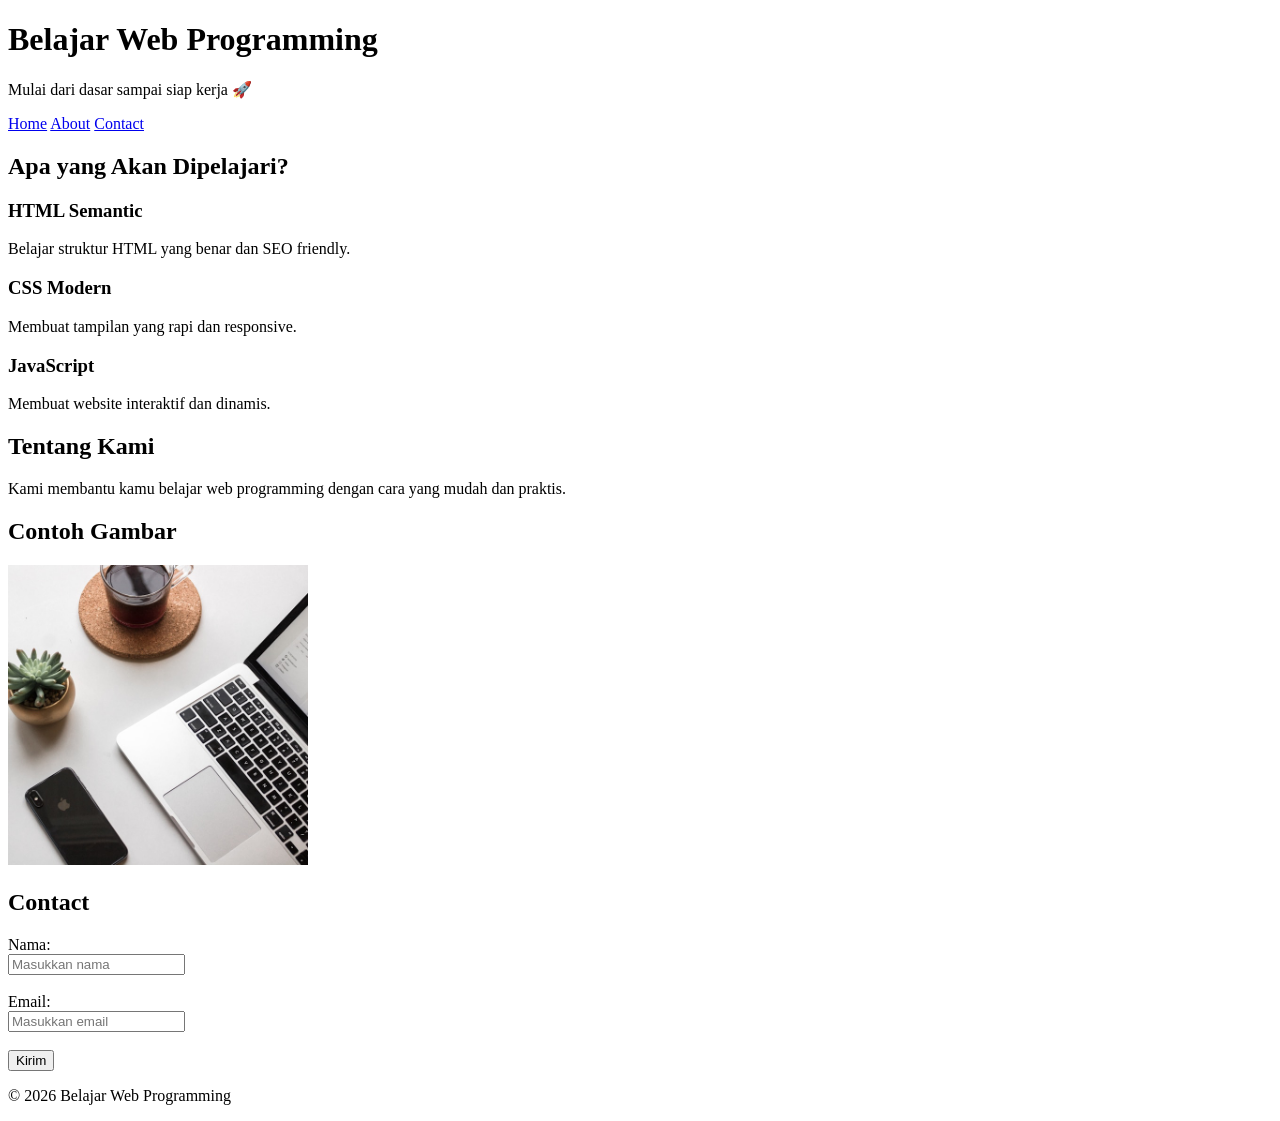
<file: 01-html-semantic/index.html>
<!DOCTYPE html> <!-- Menentukan bahwa dokumen ini adalah HTML5 -->
<html lang="id"> <!-- Root HTML, menggunakan bahasa Indonesia -->
    <head>
        <meta charset="UTF-8"> <!-- Encoding karakter (agar support huruf/emoji) -->
        <meta name="viewport" content="width=device-width, initial-scale=1.0"> <!-- Agar responsive di HP -->

        <!-- SEO Basic -->
        <meta name="description" content="Landing page belajar web programming modern"> <!-- Deskripsi website -->
        <meta name="keywords" content="html, css, javascript, belajar web"> <!-- Kata kunci -->
        <meta name="author" content="Your Name"> <!-- Nama pembuat -->

        <title>Belajar Web Modern</title> <!-- Judul halaman (muncul di tab browser) -->
    </head>
    <body>

        <!-- HEADER: Bagian atas website (judul & deskripsi) -->
        <header>
            <h1>Belajar Web Programming</h1> <!-- Judul utama -->
            <p>Mulai dari dasar sampai siap kerja 🚀</p> <!-- Deskripsi singkat -->
        </header>

        <!-- NAVIGATION: Menu navigasi -->
        <nav>
            <a href="#home">Home</a> <!-- Link ke section home -->
            <a href="#about">About</a> <!-- Link ke section about -->
            <a href="#contact">Contact</a> <!-- Link ke section contact -->
        </nav>

        <!-- MAIN: Konten utama website -->
        <main id="home">

            <!-- SECTION: Bagian materi -->
            <section>
                <h2>Apa yang Akan Dipelajari?</h2> <!-- Judul section -->

                <!-- ARTICLE: Konten mandiri -->
                <article>
                    <h3>HTML Semantic</h3> <!-- Sub judul -->
                    <p>Belajar struktur HTML yang benar dan SEO friendly.</p> <!-- Deskripsi -->
                </article>

                <!-- ARTICLE -->
                <article>
                    <h3>CSS Modern</h3>
                    <p>Membuat tampilan yang rapi dan responsive.</p>
                </article>

                <!-- ARTICLE -->
                <article>
                    <h3>JavaScript</h3>
                    <p>Membuat website interaktif dan dinamis.</p>
                </article>
            </section>

            <!-- SECTION ABOUT -->
            <section id="about">
                <h2>Tentang Kami</h2> <!-- Judul -->
                <p>Kami membantu kamu belajar web programming dengan cara yang mudah dan praktis.</p> <!-- Isi -->
            </section>

            <!-- SECTION IMAGE -->
            <section>
                <h2>Contoh Gambar</h2> <!-- Judul -->
                <img src="../assets/images/sample.jpg" alt="Belajar coding" width="300"> <!-- Gambar dengan alt -->
            </section>

            <!-- SECTION CONTACT (FORM) -->
            <section id="contact">
                <h2>Contact</h2> <!-- Judul -->

                <!-- FORM: Input dari user -->
                <form>
                    <!-- Label untuk input nama -->
                    <label for="nama">Nama:</label><br>
                    <input type="text" id="nama" placeholder="Masukkan nama" required> <!-- Input nama -->

                    <br><br> <!-- Spasi -->

                    <!-- Label untuk email -->
                    <label for="email">Email:</label><br>
                    <input type="email" id="email" placeholder="Masukkan email" required> <!-- Input email -->

                    <br><br> <!-- Spasi -->

                    <button type="submit">Kirim</button> <!-- Tombol submit -->
                </form>
            </section>

        </main>

        <!-- FOOTER: Bagian bawah website -->
        <footer>
            <p>© 2026 Belajar Web Programming</p> <!-- Copyright -->
        </footer>

    </body>
</html>
</file>
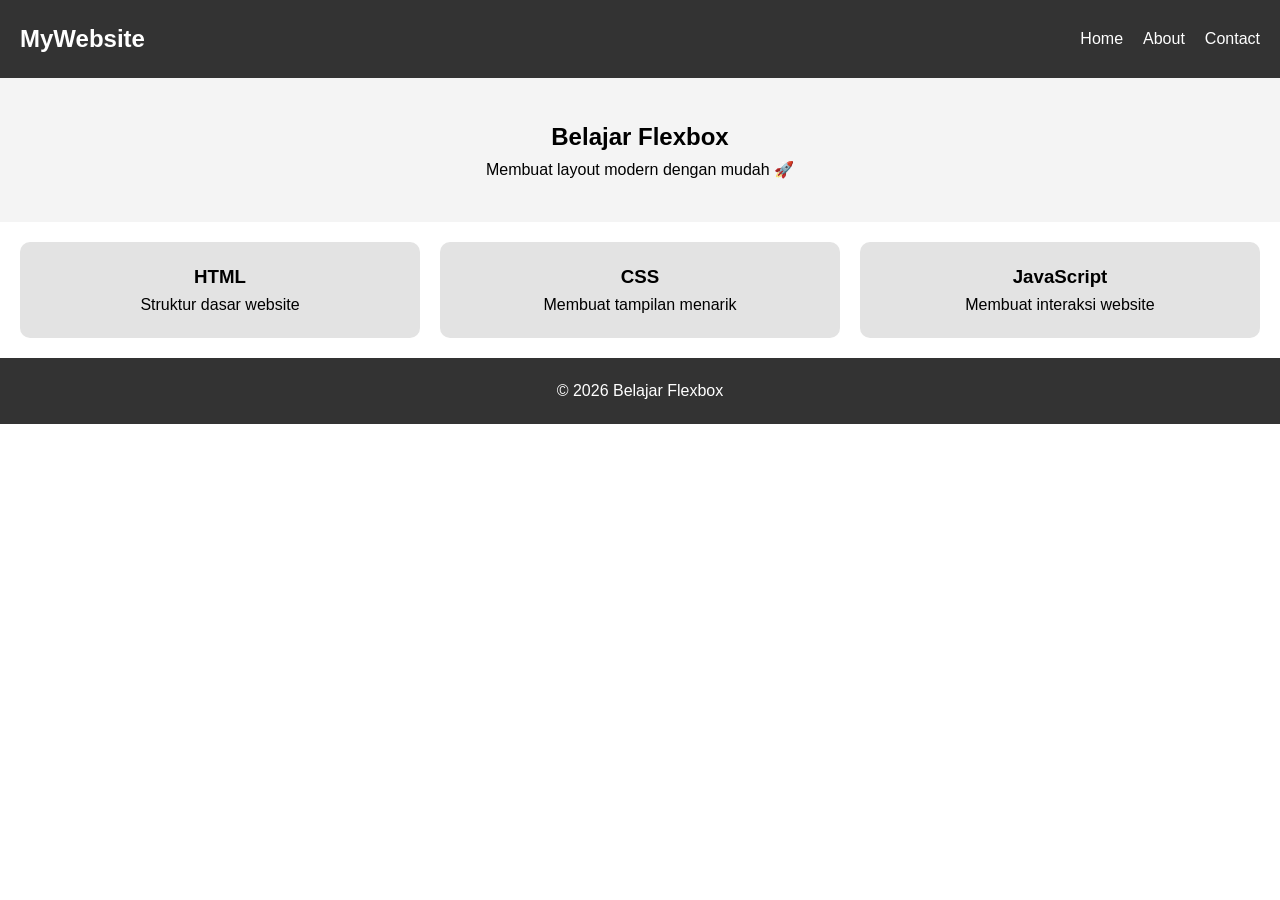
<file: 02-css-flexbox/index.html>
<!DOCTYPE html> <!-- Menentukan bahwa ini adalah dokumen HTML5 -->
<html lang="id"> <!-- Root HTML, bahasa Indonesia -->
<head>
    <meta charset="UTF-8"> <!-- Encoding karakter -->
    <meta name="viewport" content="width=device-width, initial-scale=1.0"> <!-- Agar responsive -->

    <title>CSS Flexbox</title> <!-- Judul halaman -->

    <!-- Menghubungkan file CSS eksternal -->
    <link rel="stylesheet" href="style.css">
</head>
<body>

    <!-- NAVBAR: Bagian navigasi utama -->
    <nav class="navbar">
        <!-- Logo / Judul -->
        <h1 class="logo">MyWebsite</h1>

        <!-- Menu navigasi -->
        <div class="nav-links">
            <a href="#">Home</a>
            <a href="#">About</a>
            <a href="#">Contact</a>
        </div>
    </nav>

    <!-- MAIN CONTENT -->
    <main>

        <!-- HERO SECTION -->
        <section class="hero">
            <h2>Belajar Flexbox</h2> <!-- Judul -->
            <p>Membuat layout modern dengan mudah 🚀</p> <!-- Deskripsi -->
        </section>

        <!-- CONTENT SECTION -->
        <section class="container">
            
            <!-- CARD 1 -->
            <div class="card">
                <h3>HTML</h3> <!-- Judul card -->
                <p>Struktur dasar website</p> <!-- Isi -->
            </div>

            <!-- CARD 2 -->
            <div class="card">
                <h3>CSS</h3>
                <p>Membuat tampilan menarik</p>
            </div>

            <!-- CARD 3 -->
            <div class="card">
                <h3>JavaScript</h3>
                <p>Membuat interaksi website</p>
            </div>

        </section>

    </main>

    <!-- FOOTER -->
    <footer>
        <p>© 2026 Belajar Flexbox</p> <!-- Copyright -->
    </footer>

</body>
</html>
</file>
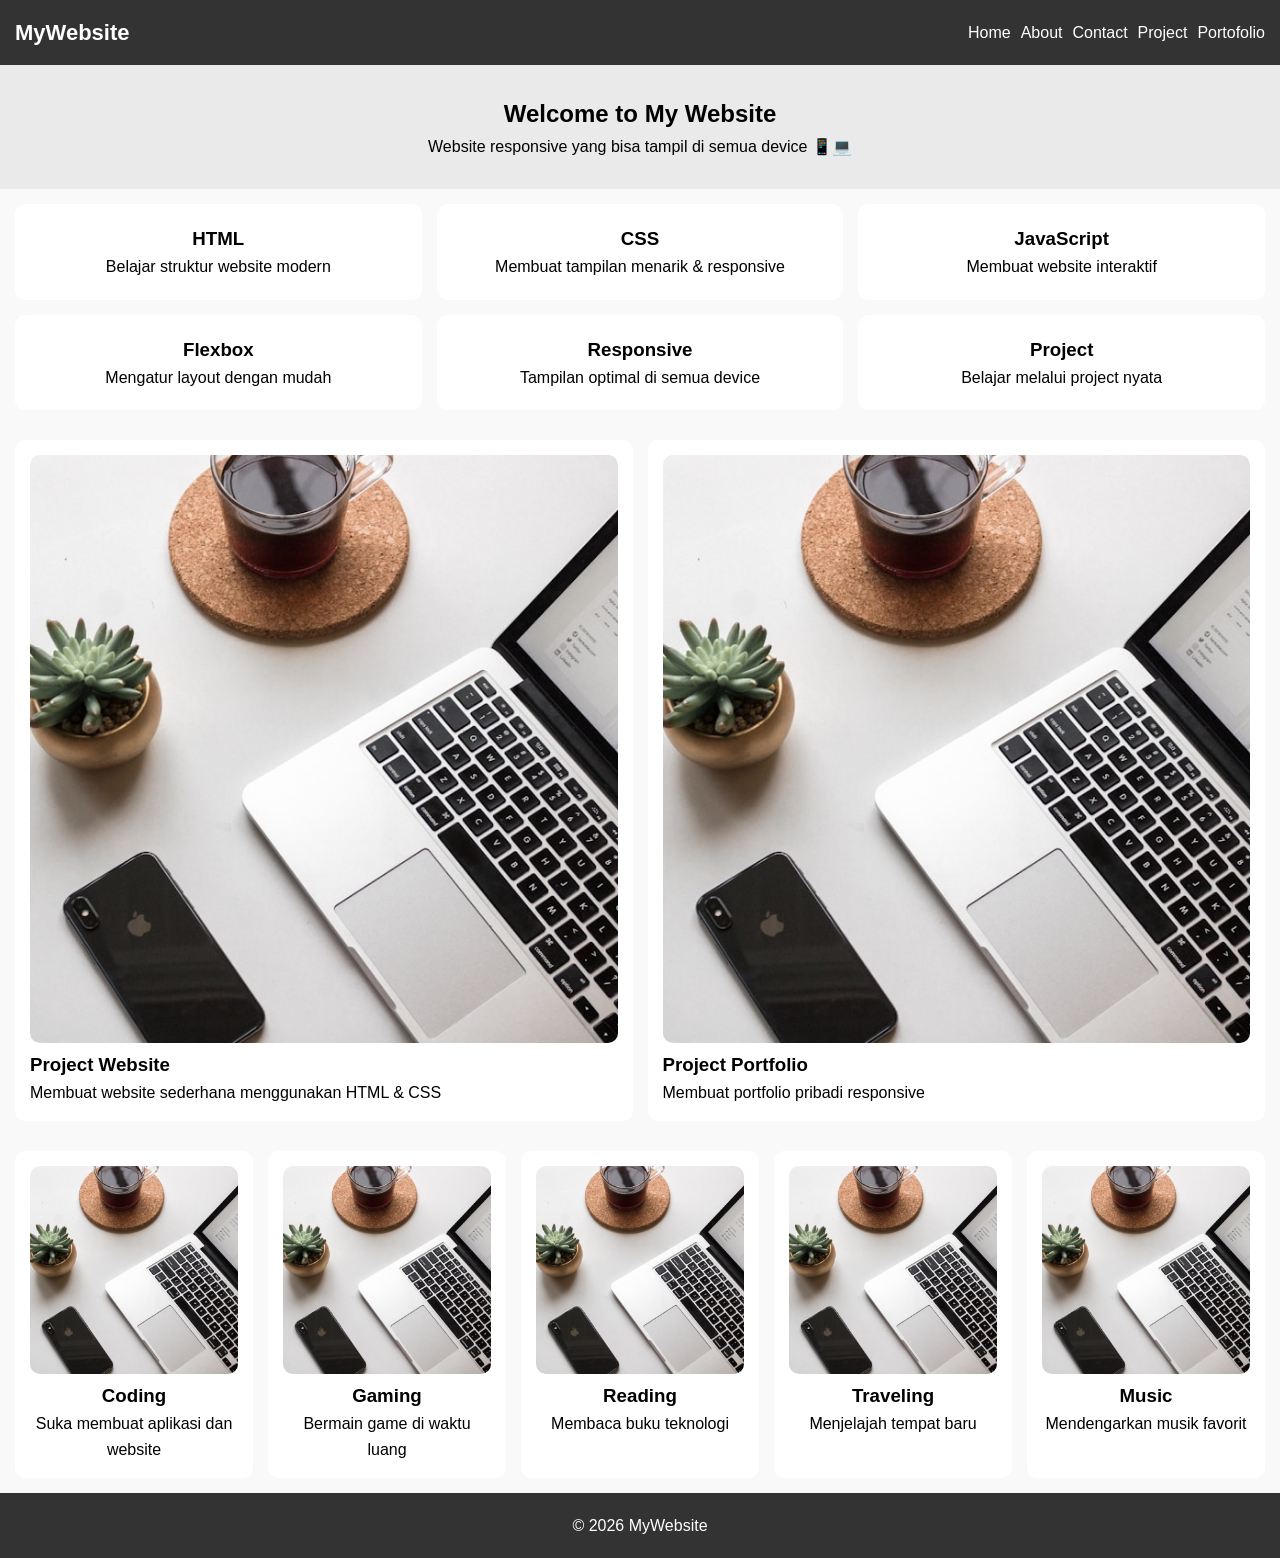
<file: 03-responsive/index.html>
<!DOCTYPE html> <!-- Menentukan bahwa ini adalah HTML5 -->
<html lang="id"> <!-- Root HTML dengan bahasa Indonesia -->
<head>
    <meta charset="UTF-8"> <!-- Encoding karakter -->
    <meta name="viewport" content="width=device-width, initial-scale=1.0"> <!-- WAJIB untuk responsive -->

    <title>Responsive Design</title> <!-- Judul halaman -->

    <!-- Menghubungkan ke CSS -->
    <link rel="stylesheet" href="style.css">
</head>
<body>

    <!-- =========================
         NAVBAR
         ========================= -->
    <nav class="navbar">
        <!-- Logo / Judul (kiri) -->
        <h1 class="logo">MyWebsite</h1>

        <!-- Menu navigasi (kanan) -->
        <div class="nav-links">
            <a href="#">Home</a>
            <a href="#">About</a>
            <a href="#">Contact</a>
            <a href="#">Project</a>
            <a href="#">Portofolio</a>
        </div>
    </nav>

    <!-- =========================
         HERO SECTION
         ========================= -->
    <section class="hero">
        <!-- Judul utama -->
        <h2>Welcome to My Website</h2>

        <!-- Deskripsi -->
        <p>Website responsive yang bisa tampil di semua device 📱💻</p>
    </section>

    <!-- =========================
         CONTENT (CARD)
         ========================= -->
    <section class="container">

        <!-- CARD 1 -->
        <div class="card">
            <h3>HTML</h3>
            <p>Belajar struktur website modern</p>
        </div>

        <!-- CARD 2 -->
        <div class="card">
            <h3>CSS</h3>
            <p>Membuat tampilan menarik & responsive</p>
        </div>

        <!-- CARD 3 -->
        <div class="card">
            <h3>JavaScript</h3>
            <p>Membuat website interaktif</p>
        </div>

        <!-- CARD 4 -->
        <div class="card">
            <h3>Flexbox</h3>
            <p>Mengatur layout dengan mudah</p>
        </div>

        <!-- CARD 5 -->
        <div class="card">
            <h3>Responsive</h3>
            <p>Tampilan optimal di semua device</p>
        </div>

        <!-- CARD 6 -->
        <div class="card">
            <h3>Project</h3>
            <p>Belajar melalui project nyata</p>
        </div>

    </section>

    <!-- =========================
         PROJECT (2 KOLOM)
         ========================= -->
    <section class="project-container">

        <!-- PROJECT 1 -->
        <div class="project-card">
            <img src="../assets/images/sample.jpg" alt="Project 1"> <!-- Gambar -->
            <h3>Project Website</h3> <!-- Judul -->
            <p>Membuat website sederhana menggunakan HTML & CSS</p> <!-- Deskripsi -->
        </div>

        <!-- PROJECT 2 -->
        <div class="project-card">
            <img src="../assets/images/sample.jpg" alt="Project 2">
            <h3>Project Portfolio</h3>
            <p>Membuat portfolio pribadi responsive</p>
        </div>

    </section>

    <!-- =========================
         HOBBIES (CARD)
         ========================= -->
    <section class="hobbies-container">

        <!-- HOBBY 1 -->
        <div class="hobby-card">
            <img src="../assets/images/sample.jpg" alt="Coding">
            <h3>Coding</h3>
            <p>Suka membuat aplikasi dan website</p>
        </div>

        <!-- HOBBY 2 -->
        <div class="hobby-card">
            <img src="../assets/images/sample.jpg" alt="Gaming">
            <h3>Gaming</h3>
            <p>Bermain game di waktu luang</p>
        </div>

        <!-- HOBBY 3 -->
        <div class="hobby-card">
            <img src="../assets/images/sample.jpg" alt="Reading">
            <h3>Reading</h3>
            <p>Membaca buku teknologi</p>
        </div>

        <!-- HOBBY 4 -->
        <div class="hobby-card">
            <img src="../assets/images/sample.jpg" alt="Traveling">
            <h3>Traveling</h3>
            <p>Menjelajah tempat baru</p>
        </div>

        <!-- HOBBY 5 -->
        <div class="hobby-card">
            <img src="../assets/images/sample.jpg" alt="Music">
            <h3>Music</h3>
            <p>Mendengarkan musik favorit</p>
        </div>

    </section>

    <!-- =========================
         FOOTER
         ========================= -->
    <footer>
        <p>© 2026 MyWebsite</p>
    </footer>

</body>
</html>
</file>
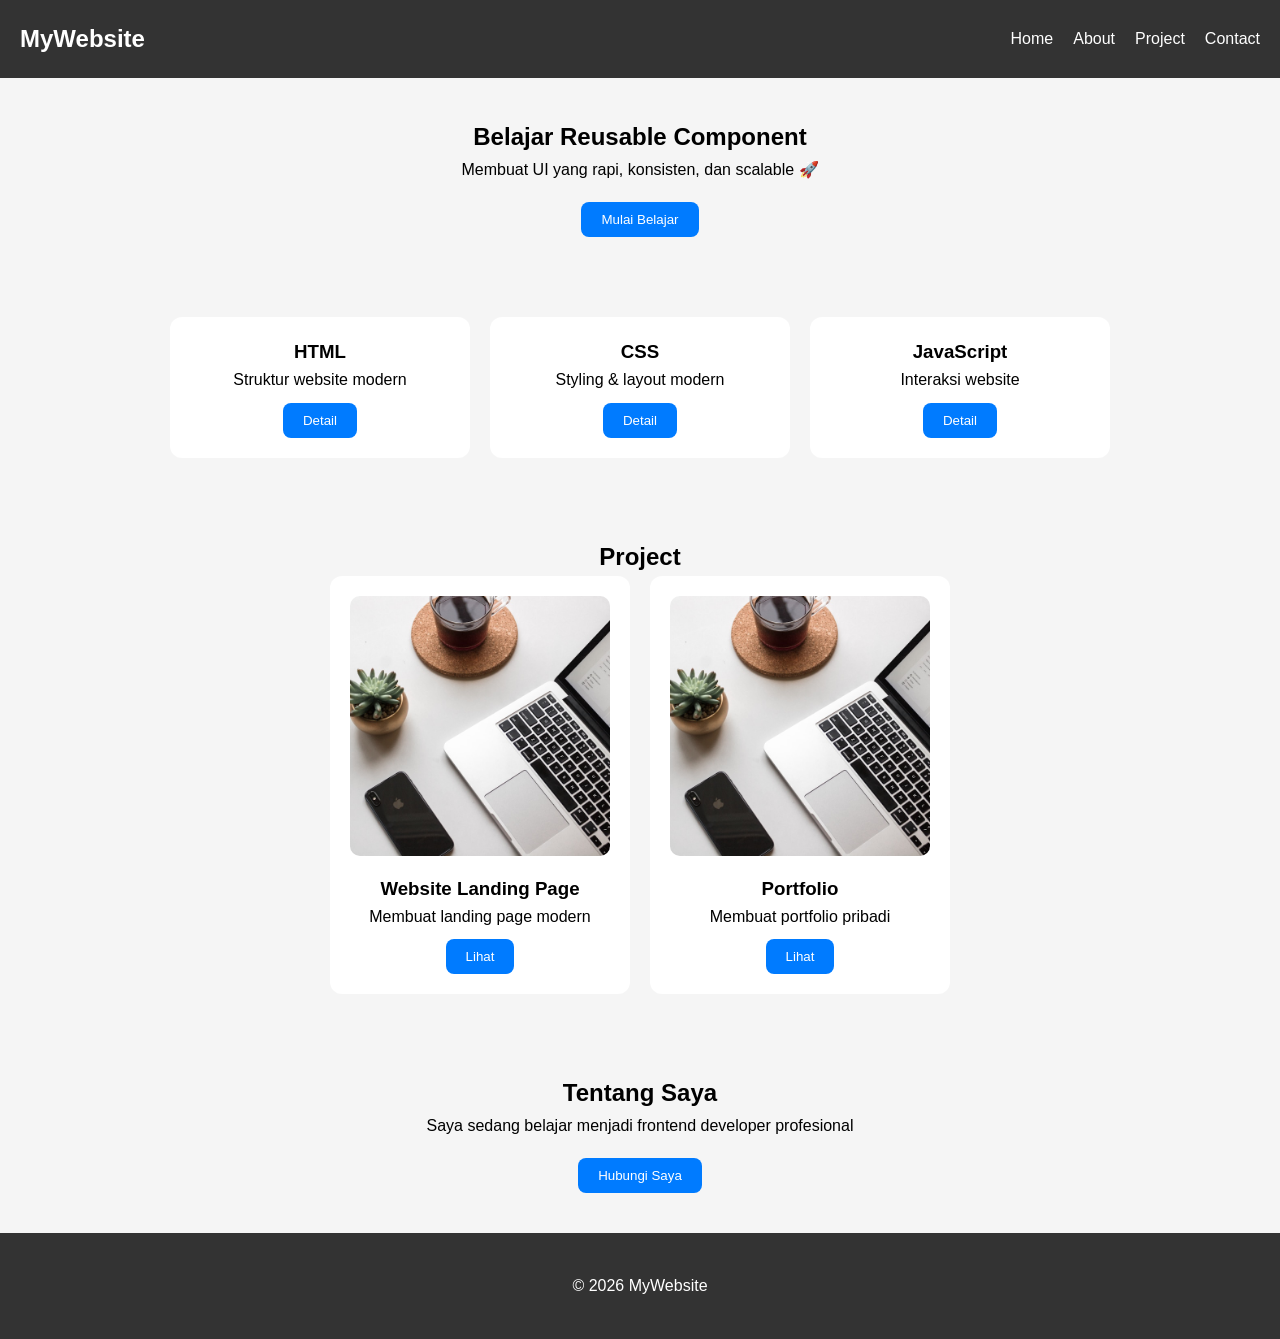
<file: 04-css-component/index.html>
<!DOCTYPE html> <!-- Menentukan dokumen HTML5 -->
<html lang="id"> <!-- Root HTML -->
<head>
    <meta charset="UTF-8"> <!-- Encoding karakter -->
    <meta name="viewport" content="width=device-width, initial-scale=1.0"> <!-- Responsive wajib -->

    <title>CSS Component</title> <!-- Judul halaman -->

    <!-- Hubungkan CSS -->
    <link rel="stylesheet" href="style.css">
</head>
<body>

    <!-- =========================
         NAVBAR (Reusable Component)
         ========================= -->
    <nav class="navbar">
        <!-- Logo -->
        <h1 class="logo">MyWebsite</h1>

        <!-- Menu -->
        <div class="nav-links">
            <a href="#">Home</a>
            <a href="#">About</a>
            <a href="#">Project</a>
            <a href="#">Contact</a>
        </div>
    </nav>

    <!-- =========================
         HERO SECTION
         ========================= -->
    <section class="section text-center">
        <!-- text-center = utility class -->
        <h2>Belajar Reusable Component</h2>
        <p>Membuat UI yang rapi, konsisten, dan scalable 🚀</p>

        <!-- Button reusable -->
        <button class="btn mt-20">Mulai Belajar</button>
    </section>

    <!-- =========================
         CARD SECTION (Reusable)
         ========================= -->
    <section class="section">

        <!-- Container flex -->
        <div class="container">

            <!-- CARD 1 -->
            <div class="card">
                <h3>HTML</h3>
                <p>Struktur website modern</p>
                <button class="btn">Detail</button>
            </div>

            <!-- CARD 2 -->
            <div class="card">
                <h3>CSS</h3>
                <p>Styling & layout modern</p>
                <button class="btn">Detail</button>
            </div>

            <!-- CARD 3 -->
            <div class="card">
                <h3>JavaScript</h3>
                <p>Interaksi website</p>
                <button class="btn">Detail</button>
            </div>

        </div>
    </section>

    <!-- =========================
         PROJECT SECTION
         ========================= -->
    <section class="section">

        <h2 class="text-center">Project</h2>

        <div class="container">

            <!-- PROJECT CARD -->
            <div class="card">
                <img src="../assets/images/sample.jpg" alt="Project 1">
                <h3>Website Landing Page</h3>
                <p>Membuat landing page modern</p>
                <button class="btn">Lihat</button>
            </div>

            <!-- PROJECT CARD -->
            <div class="card">
                <img src="../assets/images/sample.jpg" alt="Project 2">
                <h3>Portfolio</h3>
                <p>Membuat portfolio pribadi</p>
                <button class="btn">Lihat</button>
            </div>

        </div>
    </section>

    <!-- =========================
         PROFILE / ABOUT SECTION
         ========================= -->
    <section class="section text-center">

        <h2>Tentang Saya</h2>
        <p>Saya sedang belajar menjadi frontend developer profesional</p>

        <!-- Button reuse lagi -->
        <button class="btn mt-20">Hubungi Saya</button>

    </section>

    <!-- =========================
         FOOTER
         ========================= -->
    <footer class="text-center section">
        <p>© 2026 MyWebsite</p>
    </footer>

</body>
</html>
</file>
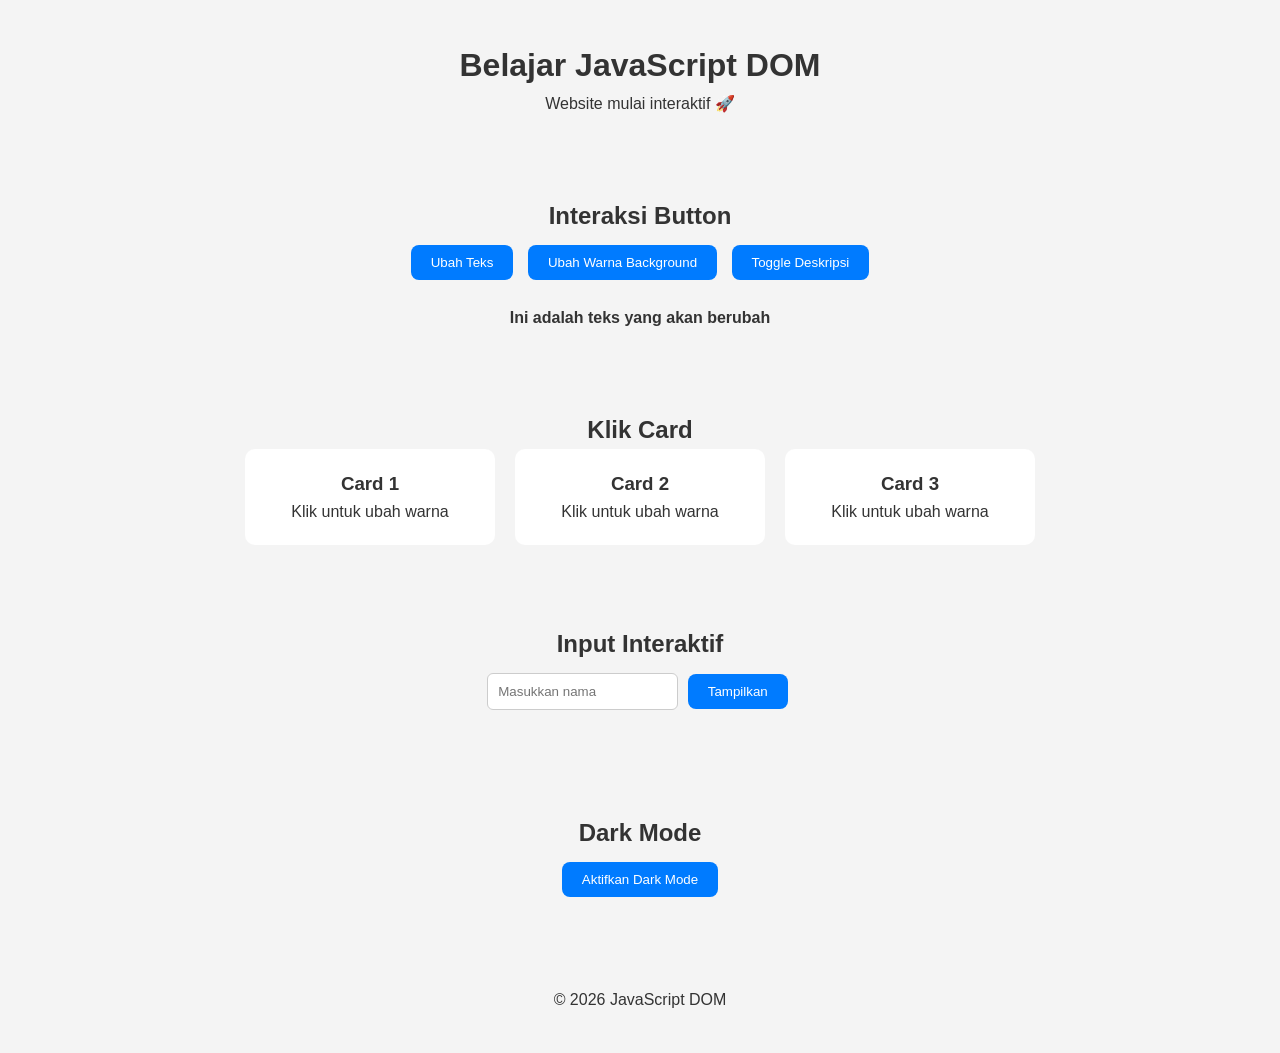
<file: 05-js-dom/index.html>
<!DOCTYPE html> <!-- Menentukan dokumen HTML5 -->
<html lang="id"> <!-- Root HTML -->
<head>
    <meta charset="UTF-8"> <!-- Encoding karakter -->
    <meta name="viewport" content="width=device-width, initial-scale=1.0"> <!-- Responsive -->

    <title>JavaScript DOM</title> <!-- Judul halaman -->

    <!-- CSS (reuse dari sebelumnya boleh) -->
    <link rel="stylesheet" href="style.css">
</head>
<body>

    <!-- =========================
         HEADER
         ========================= -->
    <header class="section text-center">
        <h1 id="title">Belajar JavaScript DOM</h1> <!-- Akan diubah dengan JS -->
        <p>Website mulai interaktif 🚀</p>
    </header>

    <!-- =========================
         BUTTON INTERACTION
         ========================= -->
    <section class="section text-center">

        <h2>Interaksi Button</h2>

        <!-- Button ubah teks -->
        <button class="btn" id="btn-text">Ubah Teks</button>

        <!-- Button ubah warna -->
        <button class="btn" id="btn-color">Ubah Warna Background</button>

        <!-- Button toggle -->
        <button class="btn" id="btn-toggle">Toggle Deskripsi</button>

        <!-- Target teks -->
        <p id="description">Ini adalah teks yang akan berubah</p>

    </section>

    <!-- =========================
         CARD INTERACTION
         ========================= -->
    <section class="section">

        <h2 class="text-center">Klik Card</h2>

        <div class="container">

            <!-- CARD 1 -->
            <div class="card">
                <h3>Card 1</h3>
                <p>Klik untuk ubah warna</p>
            </div>

            <!-- CARD 2 -->
            <div class="card">
                <h3>Card 2</h3>
                <p>Klik untuk ubah warna</p>
            </div>

            <!-- CARD 3 -->
            <div class="card">
                <h3>Card 3</h3>
                <p>Klik untuk ubah warna</p>
            </div>

        </div>

    </section>

    <!-- =========================
         INPUT INTERACTION
         ========================= -->
    <section class="section text-center">

        <h2>Input Interaktif</h2>

        <!-- Input nama -->
        <input type="text" id="input-nama" placeholder="Masukkan nama">

        <!-- Button tampilkan -->
        <button class="btn" id="btn-show">Tampilkan</button>

        <!-- Output -->
        <p id="output"></p>

    </section>

    <!-- =========================
         DARK MODE
         ========================= -->
    <section class="section text-center">

        <h2>Dark Mode</h2>

        <!-- Toggle dark mode -->
        <button class="btn" id="btn-dark">Aktifkan Dark Mode</button>

    </section>

    <!-- =========================
         FOOTER
         ========================= -->
    <footer class="section text-center">
        <p>© 2026 JavaScript DOM</p>
    </footer>

    <!-- =========================
         JAVASCRIPT
         ========================= -->
    <script src="script.js"></script> <!-- Hubungkan JS -->
</body>
</html>
</file>
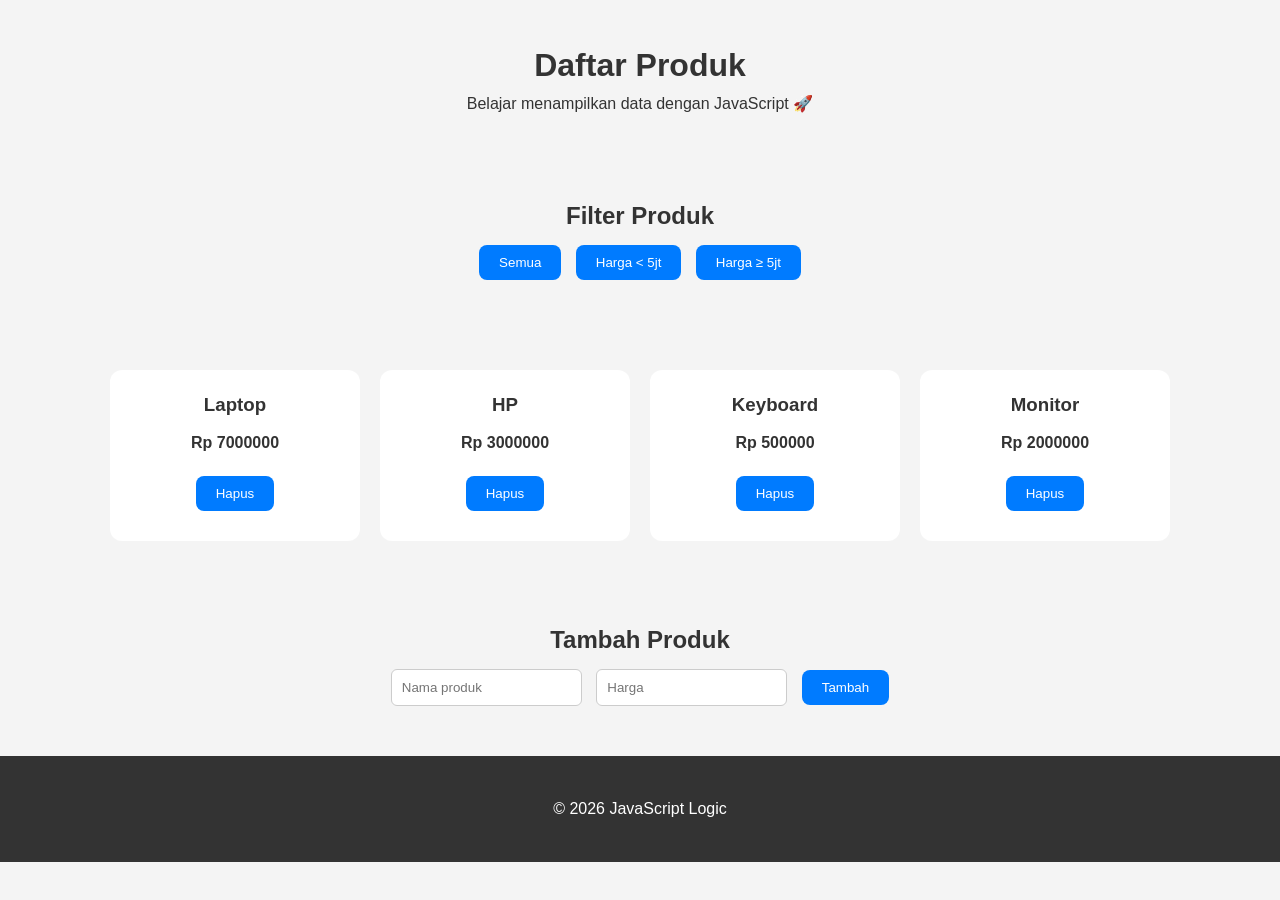
<file: 06-js-logic/index.html>
<!DOCTYPE html> <!-- Menentukan dokumen HTML5 -->
<html lang="id"> <!-- Root HTML -->
<head>
    <meta charset="UTF-8"> <!-- Encoding karakter -->
    <meta name="viewport" content="width=device-width, initial-scale=1.0"> <!-- Responsive -->

    <title>JavaScript Logic</title> <!-- Judul halaman -->

    <!-- Hubungkan CSS -->
    <link rel="stylesheet" href="style.css">
</head>
<body>

    <!-- =========================
         HEADER
         ========================= -->
    <header class="section text-center">
        <h1>Daftar Produk</h1> <!-- Judul -->
        <p>Belajar menampilkan data dengan JavaScript 🚀</p>
    </header>

    <!-- =========================
         FILTER BUTTON
         ========================= -->
    <section class="section text-center">

        <h2>Filter Produk</h2>

        <!-- Tampilkan semua -->
        <button class="btn" id="btn-all">Semua</button>

        <!-- Filter harga murah -->
        <button class="btn" id="btn-cheap">Harga < 5jt</button>

        <!-- Filter harga mahal -->
        <button class="btn" id="btn-expensive">Harga ≥ 5jt</button>

    </section>

    <!-- =========================
         CONTAINER PRODUK
         ========================= -->
    <section class="section">

        <!-- Data produk akan dimasukkan lewat JavaScript -->
        <div class="container" id="product-list"></div>

    </section>

    <!-- =========================
         TAMBAH PRODUK (INPUT)
         ========================= -->
    <section class="section text-center">

        <h2>Tambah Produk</h2>

        <!-- Input nama produk -->
        <input type="text" id="input-nama" placeholder="Nama produk">

        <!-- Input harga -->
        <input type="number" id="input-harga" placeholder="Harga">

        <!-- Tombol tambah -->
        <button class="btn" id="btn-add">Tambah</button>

    </section>

    <!-- =========================
         FOOTER
         ========================= -->
    <footer class="section text-center">
        <p>© 2026 JavaScript Logic</p>
    </footer>

    <!-- =========================
         JAVASCRIPT
         ========================= -->
    <script src="script.js"></script> <!-- Hubungkan JS -->
</body>
</html>
</file>
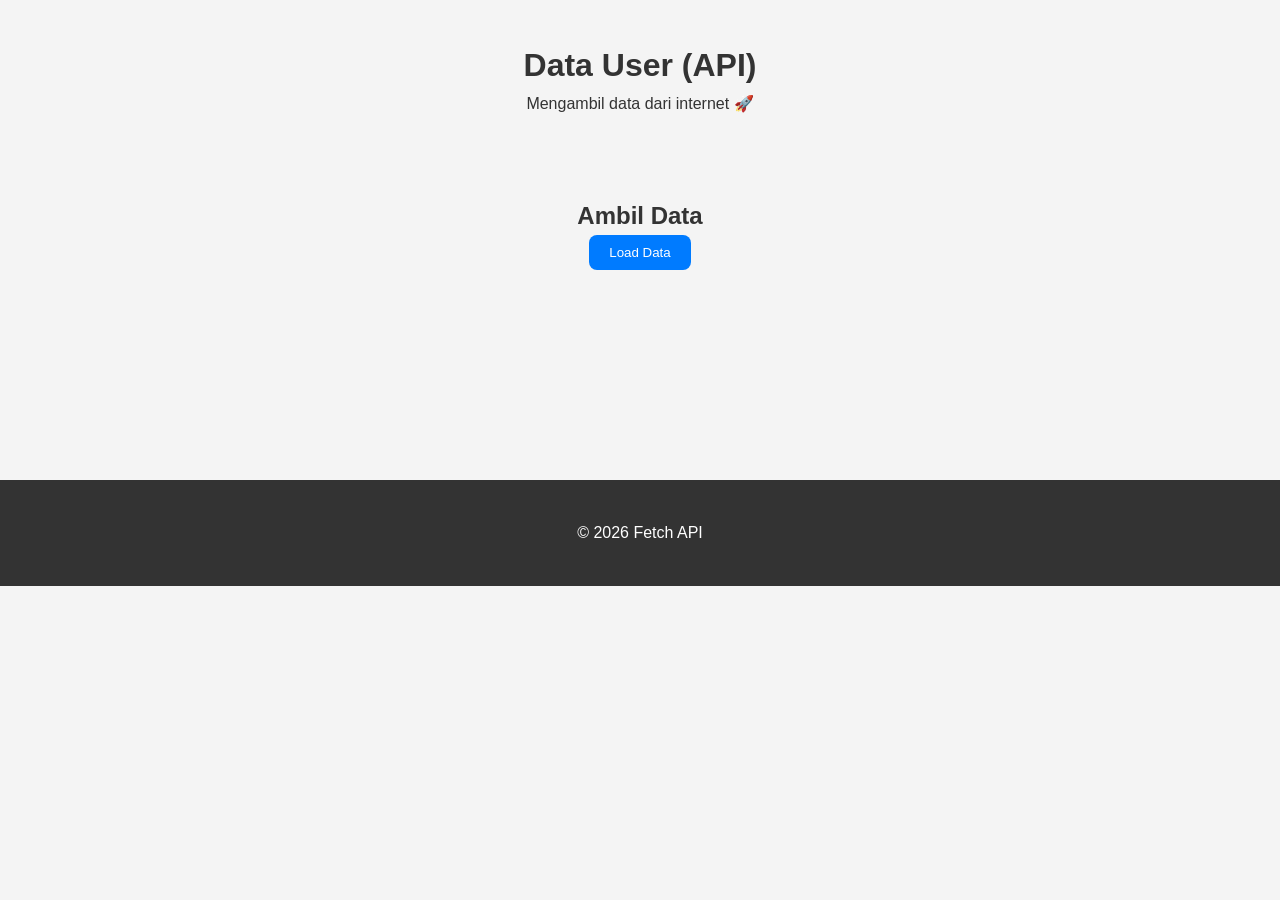
<file: 07-js-fetch/index.html>
<!DOCTYPE html> <!-- Menentukan dokumen HTML5 -->
<html lang="id"> <!-- Root HTML -->
<head>
    <meta charset="UTF-8"> <!-- Encoding karakter -->
    <meta name="viewport" content="width=device-width, initial-scale=1.0"> <!-- Responsive -->

    <title>Fetch API</title> <!-- Judul halaman -->

    <!-- Hubungkan CSS -->
    <link rel="stylesheet" href="style.css">
</head>
<body>

    <!-- =========================
         HEADER
         ========================= -->
    <header class="section text-center">
        <h1>Data User (API)</h1> <!-- Judul -->
        <p>Mengambil data dari internet 🚀</p>
    </header>

    <!-- =========================
         BUTTON LOAD DATA
         ========================= -->
    <section class="section text-center">

        <h2>Ambil Data</h2>

        <!-- Tombol untuk fetch data -->
        <button class="btn" id="btn-load">
            Load Data
        </button>

    </section>

    <!-- =========================
         STATUS (LOADING / ERROR)
         ========================= -->
    <section class="section text-center">

        <!-- Status loading / error akan ditampilkan di sini -->
        <p id="status"></p>

    </section>

    <!-- =========================
         CONTAINER DATA USER
         ========================= -->
    <section class="section">

        <!-- Data dari API akan dimasukkan ke sini -->
        <div class="container" id="user-list"></div>

    </section>

    <!-- =========================
         FOOTER
         ========================= -->
    <footer class="section text-center">
        <p>© 2026 Fetch API</p>
    </footer>

    <!-- =========================
         JAVASCRIPT
         ========================= -->
    <script src="script.js"></script> <!-- Hubungkan JS -->
</body>
</html>
</file>
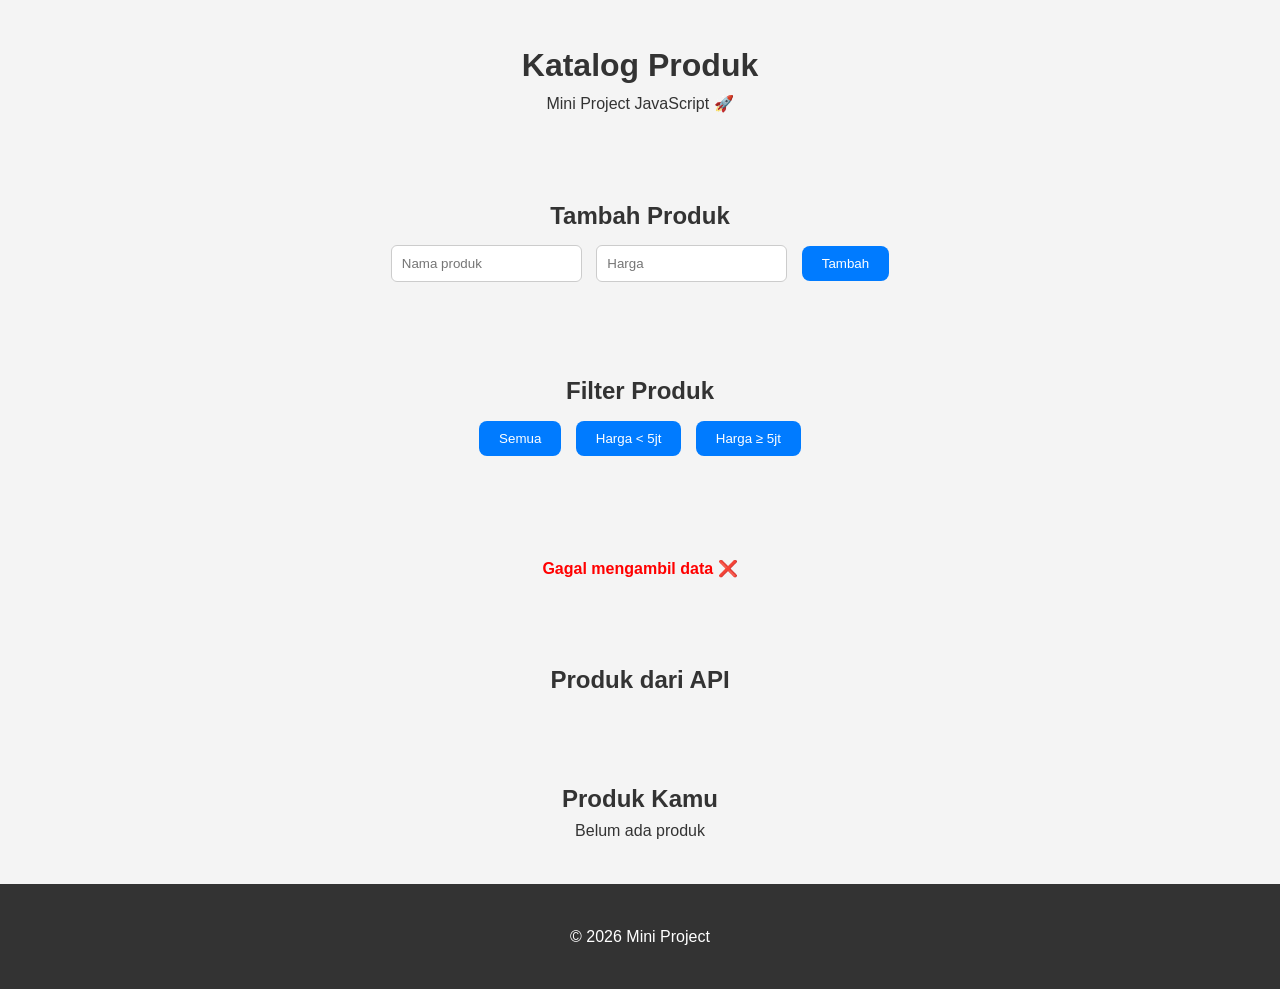
<file: 08-mini-project/index.html>
<!DOCTYPE html> <!-- Menentukan dokumen HTML5 -->
<html lang="id"> <!-- Root HTML -->
<head>
    <meta charset="UTF-8"> <!-- Encoding -->
    <meta name="viewport" content="width=device-width, initial-scale=1.0"> <!-- Responsive -->

    <title>Katalog Produk</title> <!-- Judul halaman -->

    <!-- Hubungkan CSS -->
    <link rel="stylesheet" href="style.css">
</head>
<body>

    <!-- =========================
         HEADER
         ========================= -->
    <header class="section text-center">
        <h1>Katalog Produk</h1> <!-- Judul utama -->
        <p>Mini Project JavaScript 🚀</p>
    </header>

    <!-- =========================
         TAMBAH PRODUK (LOKAL)
         ========================= -->
    <section class="section text-center">

        <h2>Tambah Produk</h2>

        <!-- Input nama -->
        <input type="text" id="input-nama" placeholder="Nama produk">

        <!-- Input harga -->
        <input type="number" id="input-harga" placeholder="Harga">

        <!-- Tombol tambah -->
        <button class="btn" id="btn-add">Tambah</button>

    </section>

    <!-- =========================
         FILTER PRODUK
         ========================= -->
    <section class="section text-center">

        <h2>Filter Produk</h2>

        <!-- Semua -->
        <button class="btn" id="btn-all">Semua</button>

        <!-- Murah -->
        <button class="btn" id="btn-cheap">Harga < 5jt</button>

        <!-- Mahal -->
        <button class="btn" id="btn-expensive">Harga ≥ 5jt</button>

    </section>

    <!-- =========================
         STATUS
         ========================= -->
    <section class="section text-center">

        <!-- Loading / Error -->
        <p id="status"></p>

    </section>

    <!-- =========================
         PRODUK DARI API
         ========================= -->
    <section class="section">

        <h2 class="text-center">Produk dari API</h2>

        <!-- Data API -->
        <div class="container" id="api-products"></div>

    </section>

    <!-- =========================
         PRODUK LOKAL
         ========================= -->
    <section class="section">

        <h2 class="text-center">Produk Kamu</h2>

        <!-- Data lokal -->
        <div class="container" id="local-products"></div>

    </section>

    <!-- =========================
         FOOTER
         ========================= -->
    <footer class="section text-center">
        <p>© 2026 Mini Project</p>
    </footer>

    <!-- =========================
         JAVASCRIPT
         ========================= -->
    <script src="script.js"></script> <!-- Hubungkan JS -->

</body>
</html>
</file>
<file: 02-css-flexbox/style.css>
/* =========================
   RESET CSS (WAJIB)
   ========================= */

/* Menghapus margin & padding default browser */
* {
    margin: 0; /* Menghilangkan jarak luar bawaan */
    padding: 0; /* Menghilangkan jarak dalam bawaan */
    box-sizing: border-box; /* Agar width & height lebih mudah dikontrol */
}

/* Mengatur font dasar halaman */
body {
    font-family: Arial, sans-serif; /* Jenis font */
    line-height: 1.6; /* Jarak antar baris */
}

/* =========================
   NAVBAR
   ========================= */

.navbar {
    display: flex; /* Mengaktifkan Flexbox */
    justify-content: space-between; /* Membuat jarak antara logo & menu */
    align-items: center; /* Membuat elemen sejajar secara vertikal */
    
    padding: 20px; /* Memberi ruang di dalam navbar */
    background-color: #333; /* Warna background */
    color: white; /* Warna teks */
}

/* Logo website */
.logo {
    font-size: 24px; /* Ukuran teks */
    font-weight: bold; /* Membuat teks tebal */
}

/* Container untuk link navigasi */
.nav-links {
    display: flex; /* Agar menu sejajar horizontal */
    gap: 20px; /* Jarak antar link */
}

/* Styling link */
.nav-links a {
    color: white; /* Warna teks */
    text-decoration: none; /* Menghilangkan garis bawah */
}

/* Efek saat hover */
.nav-links a:hover {
    text-decoration: underline; /* Memberi garis bawah saat disentuh */
}

/* =========================
   HERO SECTION
   ========================= */

.hero {
    text-align: center; /* Teks rata tengah */
    padding: 40px 20px; /* Jarak dalam atas-bawah & kiri-kanan */
    background-color: #f4f4f4; /* Warna background */
}

/* =========================
   CONTENT / CARD CONTAINER
   ========================= */

.container {
    display: flex; /* Mengaktifkan Flexbox */
    gap: 20px; /* Jarak antar card */
    padding: 20px; /* Jarak dalam */

    justify-content: center; /* Card berada di tengah secara horizontal */
}

/* =========================
   CARD
   ========================= */

.card {
    background-color: #e3e3e3; /* Warna background card */
    padding: 20px; /* Jarak dalam */
    border-radius: 10px; /* Membuat sudut melengkung */

    flex: 1; /* Semua card memiliki ukuran sama */
    text-align: center; /* Isi rata tengah */
}

/* =========================
   FOOTER
   ========================= */

footer {
    text-align: center; /* Teks rata tengah */
    padding: 20px; /* Jarak dalam */
    background-color: #333; /* Warna background */
    color: white; /* Warna teks */
}
</file>
<file: 03-responsive/style.css>
/* =========================
   RESET CSS (WAJIB)
   ========================= */

/* Menghapus margin & padding default browser */
* {
    margin: 0; /* Menghilangkan jarak luar bawaan */
    padding: 0; /* Menghilangkan jarak dalam bawaan */
    box-sizing: border-box; /* Agar padding & border tidak menambah ukuran elemen */
}

/* Styling dasar body */
body {
    font-family: Arial, sans-serif; /* Jenis font */
    line-height: 1.6; /* Jarak antar baris */
    background-color: #f9f9f9; /* Warna background */
}

/* =========================
   NAVBAR (MOBILE FIRST)
   ========================= */

.navbar {
    display: flex; /* Mengaktifkan flexbox */
    flex-direction: column; /* Default mobile: ke bawah */
    align-items: center; /* Posisi tengah horizontal */
    gap: 10px; /* Jarak antar elemen */

    padding: 15px; /* Jarak dalam */
    background-color: #333; /* Warna background */
    color: white; /* Warna teks */
}

/* Logo */
.logo {
    font-size: 22px; /* Ukuran teks */
    font-weight: bold; /* Tebal */
}

/* Container menu */
.nav-links {
    display: flex; /* Flexbox */
    flex-direction: column; /* Mobile: menu ke bawah */
    gap: 10px; /* Jarak antar link */
}

/* Link menu */
.nav-links a {
    color: white; /* Warna teks */
    text-decoration: none; /* Hilangkan garis bawah */
}

/* Hover effect */
.nav-links a:hover {
    text-decoration: underline; /* Garis bawah saat hover */
}

/* =========================
   HERO SECTION
   ========================= */

.hero {
    text-align: center; /* Teks rata tengah */
    padding: 30px 15px; /* Jarak dalam */
    background-color: #eaeaea; /* Background */
}

/* =========================
   CONTENT (CARD)
   ========================= */

.container {
    display: flex; /* Flexbox */
    flex-direction: column; /* Mobile: card ke bawah */
    gap: 15px; /* Jarak antar card */

    padding: 15px; /* Jarak dalam */
}

/* Card */
.card {
    background-color: #ffffff; /* Warna background */
    padding: 20px; /* Jarak dalam */
    border-radius: 10px; /* Sudut melengkung */
    text-align: center; /* Teks rata tengah */
}

/* =========================
   PROJECT SECTION
   ========================= */

.project-container {
    display: flex; /* Flexbox */
    flex-direction: column; /* Mobile: ke bawah */
    gap: 15px; /* Jarak antar project */

    padding: 15px;
}

/* Card project */
.project-card {
    background-color: #ffffff;
    padding: 15px;
    border-radius: 10px;
}

/* Gambar project */
.project-card img {
    width: 100%; /* Lebar penuh */
    border-radius: 10px; /* Sudut melengkung */
}

/* =========================
   HOBBIES SECTION
   ========================= */

.hobbies-container {
    display: flex; /* Flexbox */
    flex-direction: column; /* Mobile: ke bawah */
    gap: 15px;

    padding: 15px;
}

/* Card hobby */
.hobby-card {
    background-color: #ffffff;
    padding: 15px;
    border-radius: 10px;
    text-align: center;
}

/* Gambar hobby */
.hobby-card img {
    width: 100%;
    border-radius: 10px;
}

/* =========================
   FOOTER
   ========================= */

footer {
    text-align: center; /* Teks rata tengah */
    padding: 20px; /* Jarak dalam */
    background-color: #333; /* Background */
    color: white; /* Warna teks */
}

/* =========================
   RESPONSIVE (TABLET & DESKTOP)
   ========================= */

/* Jika layar >= 768px */
@media (min-width: 768px) {

    /* NAVBAR jadi horizontal */
    .navbar {
        flex-direction: row; /* Dari kolom ke baris */
        justify-content: space-between; /* Logo kiri, menu kanan */
    }

    .nav-links {
        flex-direction: row; /* Menu jadi sejajar */
    }

    /* CARD jadi 3 kolom */
    .container {
        flex-direction: row; /* Sejajar */
        flex-wrap: wrap; /* Bisa turun ke baris berikutnya */
    }

    .card {
        flex: 1 1 calc(33.333% - 15px); 
        /* Lebar 1/3, dikurangi gap */
    }

    /* PROJECT jadi 2 kolom */
    .project-container {
        flex-direction: row;
    }

    .project-card {
        flex: 1; /* Bagi 2 sama rata */
    }

    /* HOBBIES jadi 5 sejajar */
    .hobbies-container {
        flex-direction: row;
        flex-wrap: wrap;
    }

    .hobby-card {
        flex: 1 1 calc(20% - 15px); 
        /* 5 kolom */
    }
}
</file>
<file: 04-css-component/style.css>
/* =========================
   RESET CSS (WAJIB)
   ========================= */

/* Menghapus default margin & padding browser */
* {
    margin: 0; /* Menghilangkan jarak luar bawaan */
    padding: 0; /* Menghilangkan jarak dalam bawaan */
    box-sizing: border-box; /* Agar ukuran elemen lebih konsisten */
}

/* =========================
   GLOBAL STYLE
   ========================= */

body {
    font-family: Arial, sans-serif; /* Jenis font */
    line-height: 1.6; /* Jarak antar baris */
    background-color: #f5f5f5; /* Warna background */
}

/* =========================
   LAYOUT (STRUKTUR)
   ========================= */

/* Section sebagai pembungkus utama */
.section {
    padding: 40px 20px; /* Jarak dalam (atas-bawah & kiri-kanan) */
}

/* Container untuk flex layout */
.container {
    display: flex; /* Mengaktifkan flexbox */
    gap: 20px; /* Jarak antar elemen */
    flex-wrap: wrap; /* Agar turun ke baris berikutnya */
    justify-content: center; /* Posisi di tengah horizontal */
}

/* =========================
   NAVBAR
   ========================= */

.navbar {
    display: flex; /* Flexbox */
    justify-content: space-between; /* Logo kiri, menu kanan */
    align-items: center; /* Rata tengah vertical */

    padding: 20px; /* Jarak dalam */
    background-color: #333; /* Background */
    color: white; /* Warna teks */
}

/* Logo */
.logo {
    font-size: 24px; /* Ukuran teks */
    font-weight: bold; /* Tebal */
}

/* Menu */
.nav-links {
    display: flex; /* Flexbox */
    gap: 20px; /* Jarak antar menu */
}

/* Link */
.nav-links a {
    text-decoration: none; /* Hilangkan underline */
    color: white; /* Warna teks */
}

/* Hover */
.nav-links a:hover {
    text-decoration: underline; /* Garis bawah saat hover */
}

/* =========================
   COMPONENT: CARD
   ========================= */

.card {
    background-color: #ffffff; /* Warna background */
    padding: 20px; /* Jarak dalam */
    border-radius: 12px; /* Sudut melengkung */
    
    width: 300px; /* Lebar card */
    text-align: center; /* Teks rata tengah */

    transition: 0.3s; /* Animasi halus saat hover */
}

/* Hover effect card */
.card:hover {
    transform: translateY(-5px); /* Naik sedikit */
    box-shadow: 0 5px 15px rgba(0,0,0,0.2); /* Bayangan */
}

/* Gambar dalam card */
.card img {
    width: 100%; /* Lebar penuh */
    border-radius: 10px; /* Sudut melengkung */
    margin-bottom: 10px; /* Jarak bawah */
}

/* =========================
   COMPONENT: BUTTON
   ========================= */

.btn {
    display: inline-block; /* Agar bisa diatur padding */
    padding: 10px 20px; /* Jarak dalam */
    margin-top: 10px; /* Jarak atas */

    background-color: #007bff; /* Warna background */
    color: white; /* Warna teks */

    border: none; /* Hilangkan border */
    border-radius: 8px; /* Sudut melengkung */
    cursor: pointer; /* Cursor pointer saat hover */

    transition: 0.3s; /* Animasi halus */
}

/* Hover button */
.btn:hover {
    background-color: #0056b3; /* Warna lebih gelap */
}

/* =========================
   UTILITY CLASS
   ========================= */

/* Teks rata tengah */
.text-center {
    text-align: center;
}

/* Margin top */
.mt-20 {
    margin-top: 20px;
}

/* =========================
   FOOTER
   ========================= */

footer {
    background-color: #333; /* Background */
    color: white; /* Warna teks */
}

/* =========================
   RESPONSIVE
   ========================= */

@media (max-width: 768px) {

    /* Navbar jadi ke bawah */
    .navbar {
        flex-direction: column; /* Dari horizontal ke vertical */
        gap: 10px; /* Jarak antar elemen */
    }

    /* Menu ke bawah */
    .nav-links {
        flex-direction: column; /* Menu jadi stack */
        align-items: center; /* Posisi tengah */
    }

    /* Card full width */
    .card {
        width: 100%; /* Lebar penuh */
    }
}
</file>
<file: 05-js-dom/style.css>
/* =========================
   RESET CSS
   ========================= */

/* Menghapus margin & padding bawaan browser */
* {
    margin: 0; /* Hilangkan jarak luar default */
    padding: 0; /* Hilangkan jarak dalam default */
    box-sizing: border-box; /* Agar ukuran elemen lebih mudah dikontrol */
}

/* =========================
   GLOBAL STYLE
   ========================= */

body {
    font-family: Arial, sans-serif; /* Jenis font */
    line-height: 1.6; /* Jarak antar baris */
    background-color: #f4f4f4; /* Warna background */
    color: #333; /* Warna teks */
    transition: 0.3s; /* Animasi halus (dipakai untuk dark mode nanti) */
}

/* =========================
   LAYOUT
   ========================= */

.section {
    padding: 40px 20px; /* Jarak dalam */
}

/* Container flex untuk card */
.container {
    display: flex; /* Aktifkan flexbox */
    gap: 20px; /* Jarak antar card */
    flex-wrap: wrap; /* Agar turun ke bawah jika penuh */
    justify-content: center; /* Posisi di tengah */
}

/* =========================
   TEXT & UTILITY
   ========================= */

/* Rata tengah */
.text-center {
    text-align: center;
}

/* =========================
   BUTTON (REUSABLE)
   ========================= */

.btn {
    display: inline-block; /* Agar bisa pakai padding */
    padding: 10px 20px; /* Jarak dalam */
    margin: 10px 5px; /* Jarak antar button */

    background-color: #007bff; /* Warna background */
    color: white; /* Warna teks */

    border: none; /* Hilangkan border */
    border-radius: 8px; /* Sudut melengkung */
    cursor: pointer; /* Cursor pointer */

    transition: 0.3s; /* Animasi halus */
}

/* Hover button */
.btn:hover {
    background-color: #0056b3; /* Warna lebih gelap */
    transform: scale(1.05); /* Sedikit membesar */
}

/* =========================
   CARD
   ========================= */

.card {
    background-color: white; /* Warna background */
    padding: 20px; /* Jarak dalam */
    border-radius: 10px; /* Sudut melengkung */
    width: 250px; /* Lebar card */

    text-align: center; /* Teks rata tengah */
    cursor: pointer; /* Bisa diklik */

    transition: 0.3s; /* Animasi halus */
}

/* Hover card */
.card:hover {
    transform: translateY(-5px); /* Naik sedikit */
    box-shadow: 0 5px 15px rgba(0,0,0,0.2); /* Bayangan */
}

/* =========================
   INPUT
   ========================= */

input {
    padding: 10px; /* Jarak dalam */
    border-radius: 6px; /* Sudut melengkung */
    border: 1px solid #ccc; /* Border tipis */
    margin-top: 10px; /* Jarak atas */
}

/* =========================
   TEXT OUTPUT
   ========================= */

#description,
#output {
    margin-top: 15px; /* Jarak atas */
    font-weight: bold; /* Teks tebal */
}

/* =========================
   DARK MODE (AKAN DIPAKAI JS)
   ========================= */

/* Saat body memiliki class "dark" */
body.dark {
    background-color: #121212; /* Background gelap */
    color: white; /* Teks putih */
}

/* Card saat dark mode */
body.dark .card {
    background-color: #1e1e1e; /* Card gelap */
}

/* Button saat dark mode */
body.dark .btn {
    background-color: #444; /* Button lebih gelap */
}

/* =========================
   RESPONSIVE
   ========================= */

@media (max-width: 768px) {

    /* Card full width di HP */
    .card {
        width: 100%;
    }
}
</file>
<file: 06-js-logic/style.css>
/* =========================
   RESET CSS
   ========================= */

/* Menghapus default margin & padding browser */
* {
    margin: 0; /* Hilangkan jarak luar */
    padding: 0; /* Hilangkan jarak dalam */
    box-sizing: border-box; /* Ukuran lebih konsisten */
}

/* =========================
   GLOBAL STYLE
   ========================= */

body {
    font-family: Arial, sans-serif; /* Jenis font */
    line-height: 1.6; /* Jarak antar teks */
    background-color: #f4f4f4; /* Warna background */
    color: #333; /* Warna teks */
}

/* =========================
   LAYOUT
   ========================= */

/* Section utama */
.section {
    padding: 40px 20px; /* Jarak dalam */
}

/* Container produk */
.container {
    display: flex; /* Flexbox */
    flex-wrap: wrap; /* Agar turun jika penuh */
    gap: 20px; /* Jarak antar card */
    justify-content: center; /* Posisi tengah */
}

/* =========================
   TEXT & UTILITY
   ========================= */

/* Teks rata tengah */
.text-center {
    text-align: center;
}

/* =========================
   BUTTON
   ========================= */

.btn {
    display: inline-block; /* Agar padding bisa diterapkan */
    padding: 10px 20px; /* Jarak dalam */
    margin: 10px 5px; /* Jarak antar tombol */

    background-color: #007bff; /* Warna background */
    color: white; /* Warna teks */

    border: none; /* Hilangkan border */
    border-radius: 8px; /* Sudut melengkung */
    cursor: pointer; /* Pointer saat hover */

    transition: 0.3s; /* Animasi halus */
}

/* Hover button */
.btn:hover {
    background-color: #0056b3; /* Warna lebih gelap */
    transform: scale(1.05); /* Sedikit membesar */
}

/* =========================
   CARD PRODUK
   ========================= */

.card {
    background-color: white; /* Background */
    padding: 20px; /* Jarak dalam */
    border-radius: 12px; /* Sudut melengkung */

    width: 250px; /* Lebar card */
    text-align: center; /* Teks rata tengah */

    transition: 0.3s; /* Animasi */
}

/* Hover card */
.card:hover {
    transform: translateY(-5px); /* Naik sedikit */
    box-shadow: 0 5px 15px rgba(0,0,0,0.2); /* Bayangan */
}

/* Judul produk */
.card h3 {
    margin-bottom: 10px; /* Jarak bawah */
}

/* Harga produk */
.card p {
    margin-bottom: 10px; /* Jarak bawah */
    font-weight: bold; /* Tebal */
}

/* =========================
   INPUT
   ========================= */

input {
    padding: 10px; /* Jarak dalam */
    margin: 10px 5px; /* Jarak antar input */
    border-radius: 6px; /* Sudut melengkung */
    border: 1px solid #ccc; /* Border tipis */
}

/* =========================
   FOOTER
   ========================= */

footer {
    background-color: #333; /* Background */
    color: white; /* Warna teks */
}

/* =========================
   RESPONSIVE
   ========================= */

@media (max-width: 768px) {

    /* Card full di HP */
    .card {
        width: 100%; /* Lebar penuh */
    }
}
</file>
<file: 07-js-fetch/style.css>
/* =========================
   RESET CSS
   ========================= */

/* Menghapus default margin & padding browser */
* {
    margin: 0; /* Hilangkan jarak luar */
    padding: 0; /* Hilangkan jarak dalam */
    box-sizing: border-box; /* Ukuran lebih konsisten */
}

/* =========================
   GLOBAL STYLE
   ========================= */

body {
    font-family: Arial, sans-serif; /* Jenis font */
    line-height: 1.6; /* Jarak antar teks */
    background-color: #f4f4f4; /* Warna background */
    color: #333; /* Warna teks */
}

/* =========================
   LAYOUT
   ========================= */

/* Section utama */
.section {
    padding: 40px 20px; /* Jarak dalam */
}

/* Container data */
.container {
    display: flex; /* Flexbox */
    flex-wrap: wrap; /* Agar turun jika penuh */
    gap: 20px; /* Jarak antar card */
    justify-content: center; /* Posisi tengah */
}

/* =========================
   TEXT & UTILITY
   ========================= */

/* Teks rata tengah */
.text-center {
    text-align: center;
}

/* =========================
   BUTTON
   ========================= */

.btn {
    display: inline-block; /* Agar padding bisa digunakan */
    padding: 10px 20px; /* Jarak dalam */

    background-color: #007bff; /* Warna utama */
    color: white; /* Warna teks */

    border: none; /* Hilangkan border */
    border-radius: 8px; /* Sudut melengkung */
    cursor: pointer; /* Pointer saat hover */

    transition: 0.3s; /* Animasi halus */
}

/* Hover button */
.btn:hover {
    background-color: #0056b3; /* Warna lebih gelap */
    transform: scale(1.05); /* Sedikit membesar */
}

/* =========================
   CARD USER (DATA API)
   ========================= */

.card {
    background-color: white; /* Background */
    padding: 20px; /* Jarak dalam */
    border-radius: 12px; /* Sudut melengkung */

    width: 250px; /* Lebar card */
    text-align: center; /* Teks rata tengah */

    transition: 0.3s; /* Animasi */
}

/* Hover card */
.card:hover {
    transform: translateY(-5px); /* Naik sedikit */
    box-shadow: 0 5px 15px rgba(0,0,0,0.2); /* Bayangan */
}

/* Nama user */
.card h3 {
    margin-bottom: 10px; /* Jarak bawah */
}

/* Email & kota */
.card p {
    margin-bottom: 5px; /* Jarak antar teks */
    font-size: 14px; /* Ukuran teks */
}

/* =========================
   STATUS (LOADING / ERROR)
   ========================= */

/* Status default */
#status {
    margin-top: 10px; /* Jarak atas */
    font-weight: bold; /* Teks tebal */
}

/* Loading state */
.loading {
    color: orange; /* Warna loading */
}

/* Error state */
.error {
    color: red; /* Warna error */
}

/* Success state */
.success {
    color: green; /* Warna sukses */
}

/* =========================
   FOOTER
   ========================= */

footer {
    background-color: #333; /* Background */
    color: white; /* Warna teks */
}

/* =========================
   RESPONSIVE
   ========================= */

@media (max-width: 768px) {

    /* Card full di HP */
    .card {
        width: 100%; /* Lebar penuh */
    }
}
</file>
<file: 08-mini-project/style.css>
/* =========================
   RESET CSS
   ========================= */

/* Menghapus default browser */
* {
    margin: 0; /* Hilangkan margin */
    padding: 0; /* Hilangkan padding */
    box-sizing: border-box; /* Ukuran lebih konsisten */
}

/* =========================
   GLOBAL STYLE
   ========================= */

body {
    font-family: Arial, sans-serif; /* Font utama */
    line-height: 1.6; /* Jarak antar teks */
    background-color: #f4f4f4; /* Background */
    color: #333; /* Warna teks */
}

/* =========================
   LAYOUT
   ========================= */

/* Section utama */
.section {
    padding: 40px 20px; /* Jarak dalam */
}

/* Container produk */
.container {
    display: flex; /* Flexbox */
    flex-wrap: wrap; /* Agar turun ke bawah */
    gap: 20px; /* Jarak antar card */
    justify-content: center; /* Posisi tengah */
}

/* =========================
   TEXT
   ========================= */

.text-center {
    text-align: center; /* Rata tengah */
}

/* =========================
   BUTTON
   ========================= */

.btn {
    display: inline-block; /* Supaya padding aktif */
    padding: 10px 20px; /* Jarak dalam */
    margin: 10px 5px; /* Jarak antar tombol */

    background-color: #007bff; /* Warna utama */
    color: white; /* Warna teks */

    border: none; /* Hilangkan border */
    border-radius: 8px; /* Sudut melengkung */
    cursor: pointer; /* Pointer saat hover */

    transition: 0.3s; /* Animasi halus */
}

/* Hover button */
.btn:hover {
    background-color: #0056b3; /* Warna lebih gelap */
    transform: scale(1.05); /* Sedikit membesar */
}

/* =========================
   INPUT
   ========================= */

input {
    padding: 10px; /* Jarak dalam */
    margin: 10px 5px; /* Jarak antar input */
    border-radius: 6px; /* Sudut melengkung */
    border: 1px solid #ccc; /* Border tipis */
}

/* =========================
   CARD PRODUK
   ========================= */

.card {
    background-color: white; /* Background */
    padding: 20px; /* Jarak dalam */
    border-radius: 12px; /* Sudut melengkung */

    width: 250px; /* Lebar card */
    text-align: center; /* Teks rata tengah */

    transition: 0.3s; /* Animasi */
}

/* Hover card */
.card:hover {
    transform: translateY(-5px); /* Naik sedikit */
    box-shadow: 0 5px 15px rgba(0,0,0,0.2); /* Bayangan */
}

/* Judul produk */
.card h3 {
    margin-bottom: 10px; /* Jarak bawah */
}

/* Harga */
.card p {
    margin-bottom: 10px; /* Jarak bawah */
    font-weight: bold; /* Teks tebal */
}

/* =========================
   STATUS (LOADING / ERROR)
   ========================= */

#status {
    margin-top: 10px; /* Jarak atas */
    font-weight: bold; /* Teks tebal */
}

/* Loading */
.loading {
    color: orange; /* Warna loading */
}

/* Error */
.error {
    color: red; /* Warna error */
}

/* Success */
.success {
    color: green; /* Warna sukses */
}

/* =========================
   FOOTER
   ========================= */

footer {
    background-color: #333; /* Background */
    color: white; /* Warna teks */
}

/* =========================
   RESPONSIVE
   ========================= */

@media (max-width: 768px) {

    .card {
        width: 100%; /* Card full di HP */
    }
}
</file>
